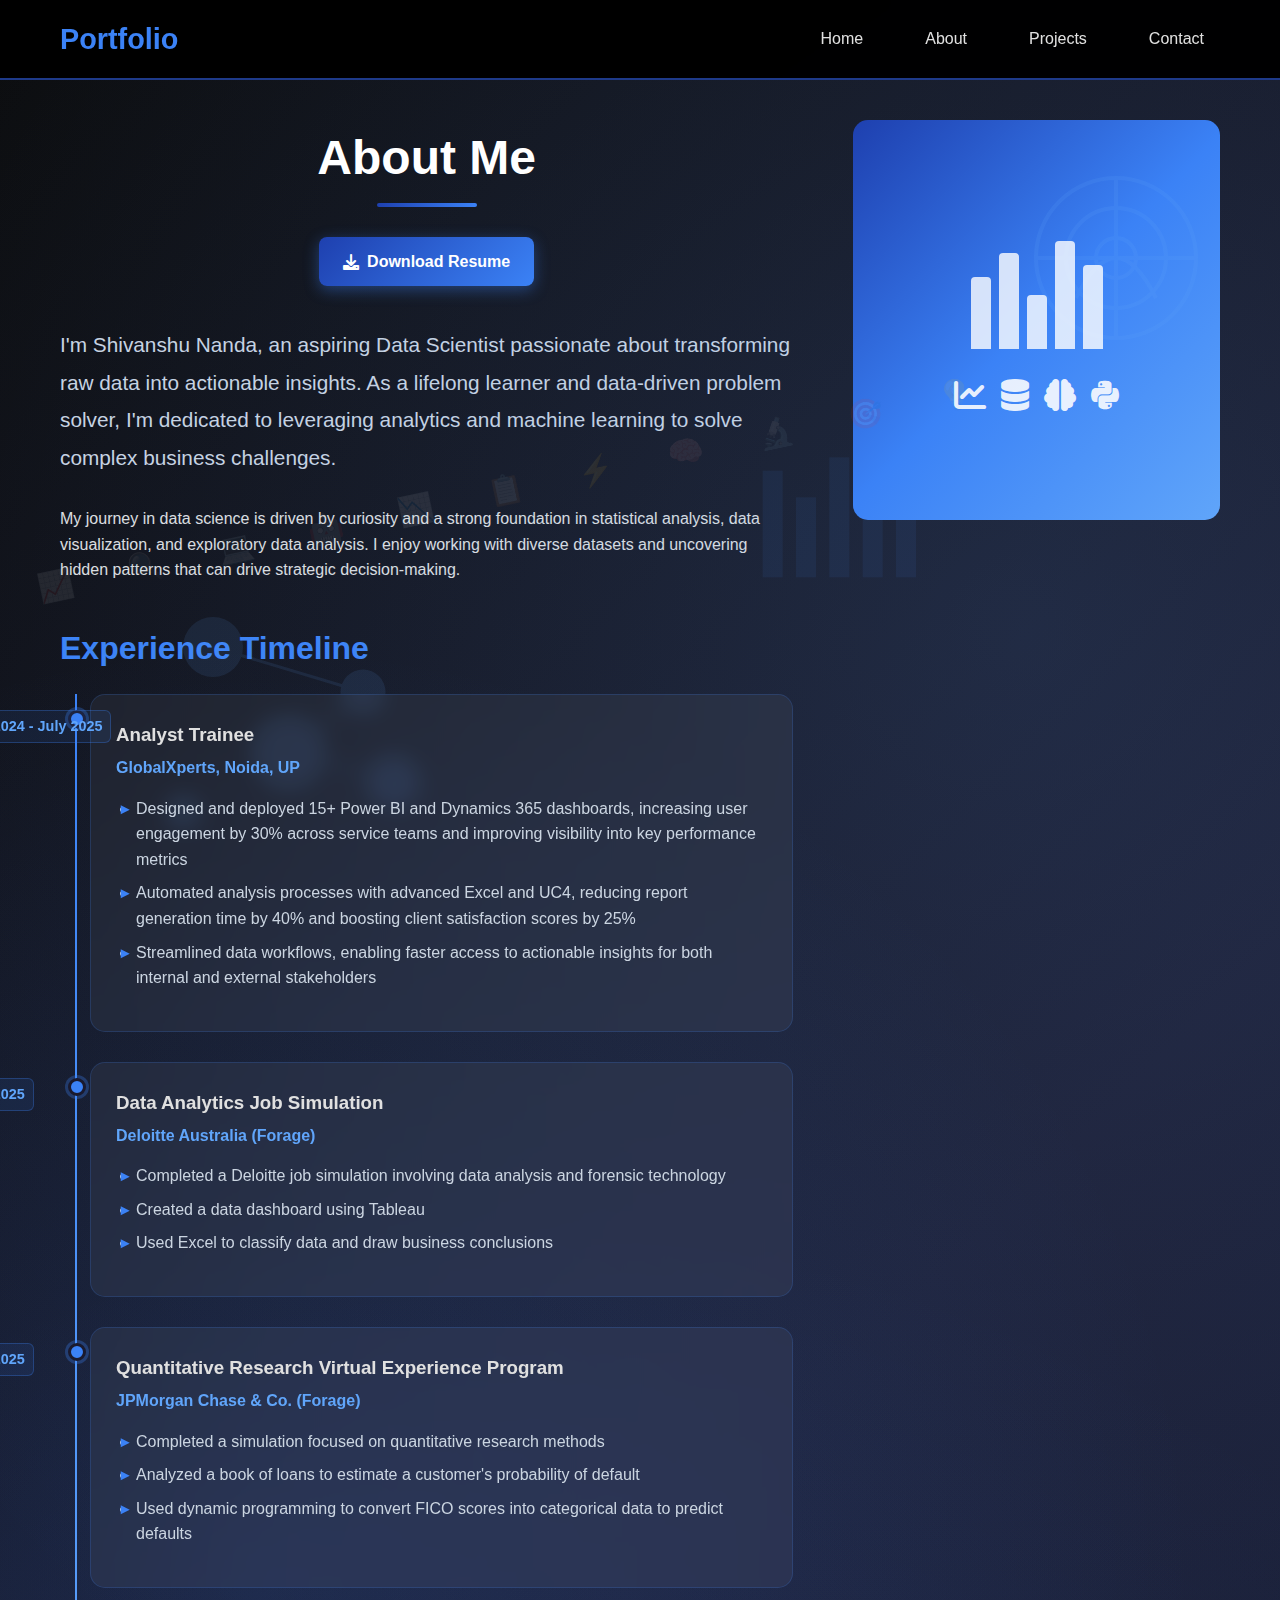
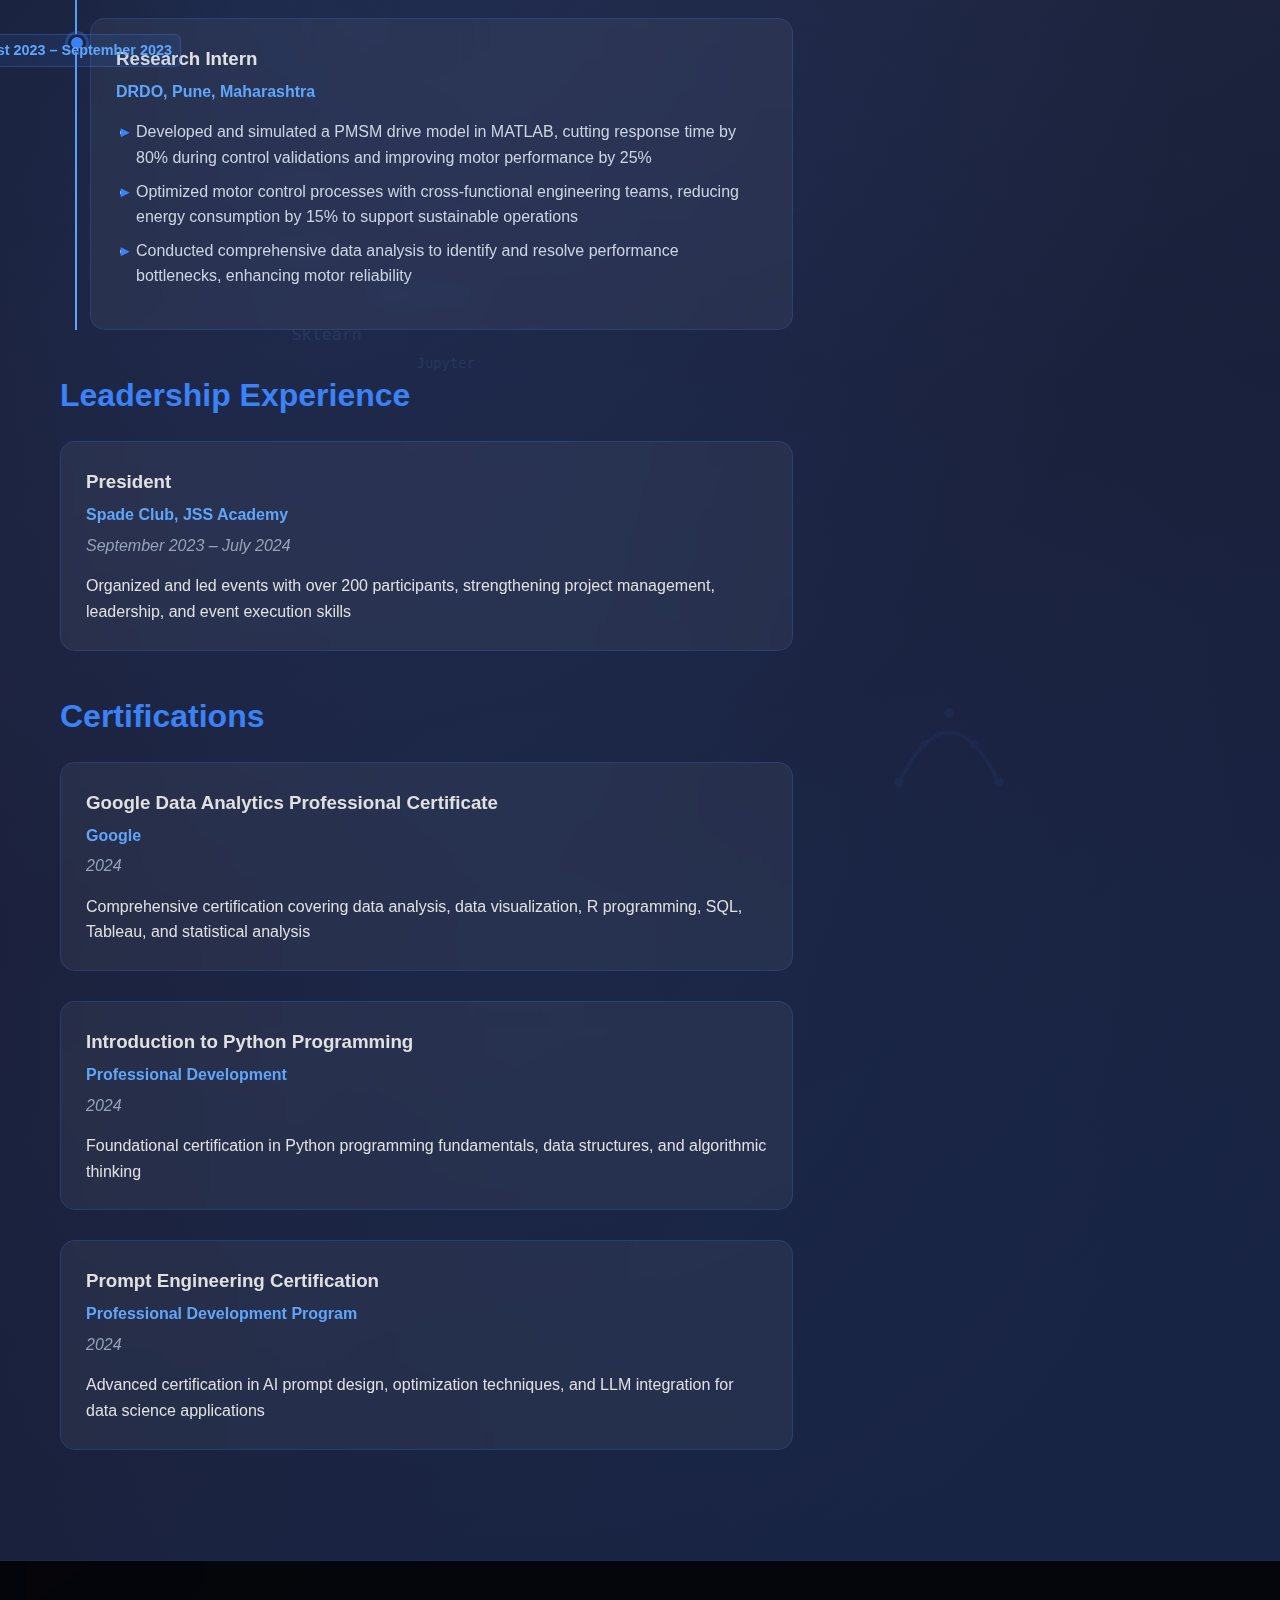
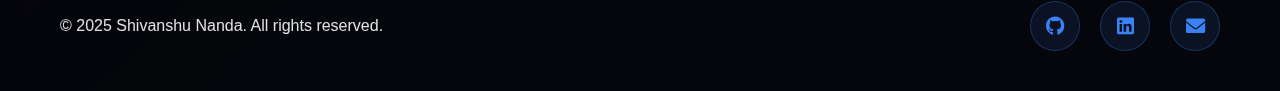
<file: about.html>
<!DOCTYPE html>
<html lang="en">
<head>
    <meta charset="UTF-8">
    <meta name="viewport" content="width=device-width, initial-scale=1.0">
    <title>About - Personal Portfolio</title>
    <link rel="stylesheet" href="style.css">
    <link href="https://cdnjs.cloudflare.com/ajax/libs/font-awesome/6.0.0/css/all.min.css" rel="stylesheet">
</head>
<body>
    <nav class="navbar">
        <div class="nav-container">
            <div class="nav-logo">
                <a href="index.html">Portfolio</a>
            </div>
            <div class="nav-menu">
                <a href="index.html" class="nav-link">Home</a>
                <a href="about.html" class="nav-link">About</a>
                <a href="projects.html" class="nav-link">Projects</a>
                <a href="contact.html" class="nav-link">Contact</a>
            </div>
        </div>
    </nav>

    <main>
        <section class="about">
            <div class="container">
                <div class="about-content">
                    <div class="about-text">
                        <h1 class="page-title">About Me</h1>
                        <div class="resume-download">
                            <a href="Shivanshu_Nanda_Resume.pdf" class="btn btn-primary" target="_blank">
                                <i class="fas fa-download"></i> Download Resume
                            </a>
                        </div>
                        <p class="about-description">
                            I'm Shivanshu Nanda, an aspiring Data Scientist passionate about transforming raw data into actionable insights. As a lifelong learner and data-driven problem solver, I'm dedicated to leveraging analytics and machine learning to solve complex business challenges.
                        </p>
                        <p>
                            My journey in data science is driven by curiosity and a strong foundation in statistical analysis, data visualization, and exploratory data analysis. I enjoy working with diverse datasets and uncovering hidden patterns that can drive strategic decision-making.
                        </p>
                        
                        <h2>Experience Timeline</h2>
                        <div class="timeline">
                            <div class="experience-item timeline-item">
                                <div class="timeline-date">July 2024 - July 2025</div>
                                <h3>Analyst Trainee</h3>
                                <p class="company">GlobalXperts, Noida, UP</p>
                                <ul>
                                    <li>Designed and deployed 15+ Power BI and Dynamics 365 dashboards, increasing user engagement by 30% across service teams and improving visibility into key performance metrics</li>
                                    <li>Automated analysis processes with advanced Excel and UC4, reducing report generation time by 40% and boosting client satisfaction scores by 25%</li>
                                    <li>Streamlined data workflows, enabling faster access to actionable insights for both internal and external stakeholders</li>
                                </ul>
                            </div>

                            <div class="experience-item timeline-item">
                                <div class="timeline-date">July 2025</div>
                                <h3>Data Analytics Job Simulation</h3>
                                <p class="company">Deloitte Australia (Forage)</p>
                                <ul>
                                    <li>Completed a Deloitte job simulation involving data analysis and forensic technology</li>
                                    <li>Created a data dashboard using Tableau</li>
                                    <li>Used Excel to classify data and draw business conclusions</li>
                                </ul>
                            </div>

                            <div class="experience-item timeline-item">
                                <div class="timeline-date">July 2025</div>
                                <h3>Quantitative Research Virtual Experience Program</h3>
                                <p class="company">JPMorgan Chase & Co. (Forage)</p>
                                <ul>
                                    <li>Completed a simulation focused on quantitative research methods</li>
                                    <li>Analyzed a book of loans to estimate a customer's probability of default</li>
                                    <li>Used dynamic programming to convert FICO scores into categorical data to predict defaults</li>
                                </ul>
                            </div>
                            
                            <div class="experience-item timeline-item">
                                <div class="timeline-date">August 2023 – September 2023</div>
                                <h3>Research Intern</h3>
                                <p class="company">DRDO, Pune, Maharashtra</p>
                                <ul>
                                    <li>Developed and simulated a PMSM drive model in MATLAB, cutting response time by 80% during control validations and improving motor performance by 25%</li>
                                    <li>Optimized motor control processes with cross-functional engineering teams, reducing energy consumption by 15% to support sustainable operations</li>
                                    <li>Conducted comprehensive data analysis to identify and resolve performance bottlenecks, enhancing motor reliability</li>
                                </ul>
                            </div>
                        </div>

                        <h2>Leadership Experience</h2>
                        <div class="education-item">
                            <h3>President</h3>
                            <p class="institution">Spade Club, JSS Academy</p>
                            <p class="duration">September 2023 – July 2024</p>
                            <p>Organized and led events with over 200 participants, strengthening project management, leadership, and event execution skills</p>
                        </div>
                        
                        <h2>Certifications</h2>
                        <div class="education-item">
                            <h3>Google Data Analytics Professional Certificate</h3>
                            <p class="institution">Google</p>
                            <p class="duration">2024</p>
                            <p>Comprehensive certification covering data analysis, data visualization, R programming, SQL, Tableau, and statistical analysis</p>
                        </div>

                        <div class="education-item">
                            <h3>Introduction to Python Programming</h3>
                            <p class="institution">Professional Development</p>
                            <p class="duration">2024</p>
                            <p>Foundational certification in Python programming fundamentals, data structures, and algorithmic thinking</p>
                        </div>

                        <div class="education-item">
                            <h3>Prompt Engineering Certification</h3>
                            <p class="institution">Professional Development Program</p>
                            <p class="duration">2024</p>
                            <p>Advanced certification in AI prompt design, optimization techniques, and LLM integration for data science applications</p>
                        </div>
                        
                    </div>
                    <div class="about-image">
                        <div class="about-img">
                            <div class="data-science-visual">
                                <div class="chart-container">
                                    <div class="chart-bar" style="height: 60%"></div>
                                    <div class="chart-bar" style="height: 80%"></div>
                                    <div class="chart-bar" style="height: 45%"></div>
                                    <div class="chart-bar" style="height: 90%"></div>
                                    <div class="chart-bar" style="height: 70%"></div>
                                </div>
                                <div class="data-icons">
                                    <i class="fas fa-chart-line"></i>
                                    <i class="fas fa-database"></i>
                                    <i class="fas fa-brain"></i>
                                    <i class="fab fa-python"></i>
                                </div>
                            </div>
                        </div>
                    </div>
                </div>
            </div>
        </section>
    </main>

    <footer class="footer">
        <div class="footer-content">
            <p>&copy; 2025 Shivanshu Nanda. All rights reserved.</p>
            <div class="social-links">
                <a href="https://github.com/Shivanshu-Nanda" class="social-link" target="_blank"><i class="fab fa-github"></i></a>
                <a href="https://www.linkedin.com/in/shivanshu-nanda-0296a0203/" class="social-link" target="_blank"><i class="fab fa-linkedin"></i></a>
                <a href="mailto:shivnanda47@gmail.com" class="social-link"><i class="fas fa-envelope"></i></a>
            </div>
        </div>
    </footer>
</body>
</html>
</file>
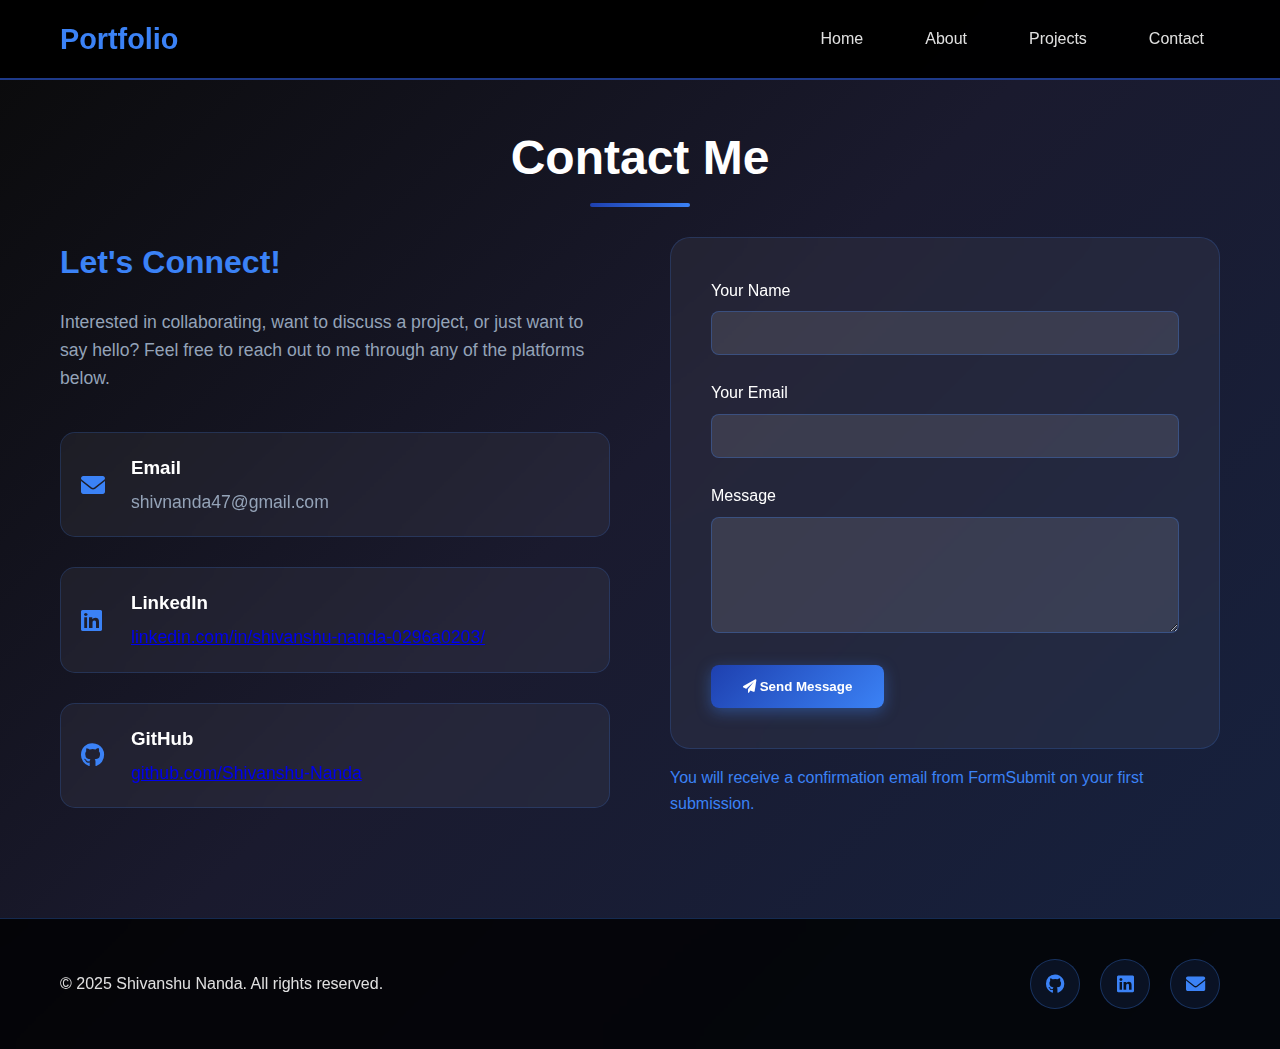
<file: contact.html>
<!DOCTYPE html>
<html lang="en">
<head>
    <meta charset="UTF-8">
    <meta name="viewport" content="width=device-width, initial-scale=1.0">
    <title>Contact - Shivanshu Nanda</title>
    <link rel="stylesheet" href="style.css">
    <link href="https://cdnjs.cloudflare.com/ajax/libs/font-awesome/6.0.0/css/all.min.css" rel="stylesheet">
</head>
<body>
    <nav class="navbar">
        <div class="nav-container">
            <div class="nav-logo">
                <a href="index.html">Portfolio</a>
            </div>
            <div class="nav-menu">
                <a href="index.html" class="nav-link">Home</a>
                <a href="about.html" class="nav-link">About</a>
                <a href="projects.html" class="nav-link">Projects</a>
                <a href="contact.html" class="nav-link">Contact</a>
            </div>
        </div>
    </nav>

    <main>
        <section class="contact">
            <div class="container">
                <h1 class="page-title">Contact Me</h1>
                <div class="contact-content">
                    <div class="contact-info">
                        <h2>Let's Connect!</h2>
                        <p>Interested in collaborating, want to discuss a project, or just want to say hello? Feel free to reach out to me through any of the platforms below.</p>
                        <div class="contact-item">
                            <i class="fas fa-envelope"></i>
                            <div>
                                <h3>Email</h3>
                                <p>shivnanda47@gmail.com</p>
                            </div>
                        </div>
                        <div class="contact-item">
                            <i class="fab fa-linkedin"></i>
                            <div>
                                <h3>LinkedIn</h3>
                                <p>
                                    <a href="https://www.linkedin.com/in/shivanshu-nanda-0296a0203/" target="_blank">linkedin.com/in/shivanshu-nanda-0296a0203/</a>
                                </p>
                            </div>
                        </div>
                        <div class="contact-item">
                            <i class="fab fa-github"></i>
                            <div>
                                <h3>GitHub</h3>
                                <p>
                                    <a href="https://github.com/Shivanshu-Nanda" target="_blank">github.com/Shivanshu-Nanda</a>
                                </p>
                            </div>
                        </div>
                    </div>
                    <div>
                        <form class="contact-form" action="https://formsubmit.co/shivnanda47@gmail.com" method="POST">
                            <div class="form-group">
                                <label for="name">Your Name</label>
                                <input type="text" id="name" name="name" required>
                            </div>
                            <div class="form-group">
                                <label for="email">Your Email</label>
                                <input type="email" id="email" name="email" required>
                            </div>
                            <div class="form-group">
                                <label for="message">Message</label>
                                <textarea id="message" name="message" rows="5" required></textarea>
                            </div>
                            <button class="btn btn-primary" type="submit">
                                <i class="fas fa-paper-plane"></i> Send Message
                            </button>
                        </form>
                        <p style="margin-top:1em; color:#3b82f6;">You will receive a confirmation email from FormSubmit on your first submission.</p>
                    </div>
                </div>
            </div>
        </section>
    </main>

    <footer class="footer">
        <div class="footer-content">
            <p>&copy; 2025 Shivanshu Nanda. All rights reserved.</p>
            <div class="social-links">
                <a href="https://github.com/Shivanshu-Nanda" class="social-link" target="_blank"><i class="fab fa-github"></i></a>
                <a href="https://www.linkedin.com/in/shivanshu-nanda-0296a0203/" class="social-link" target="_blank"><i class="fab fa-linkedin"></i></a>
                <a href="mailto:shivnanda47@gmail.com" class="social-link"><i class="fas fa-envelope"></i></a>
            </div>
        </div>
    </footer>
</body>
</html>
</file>
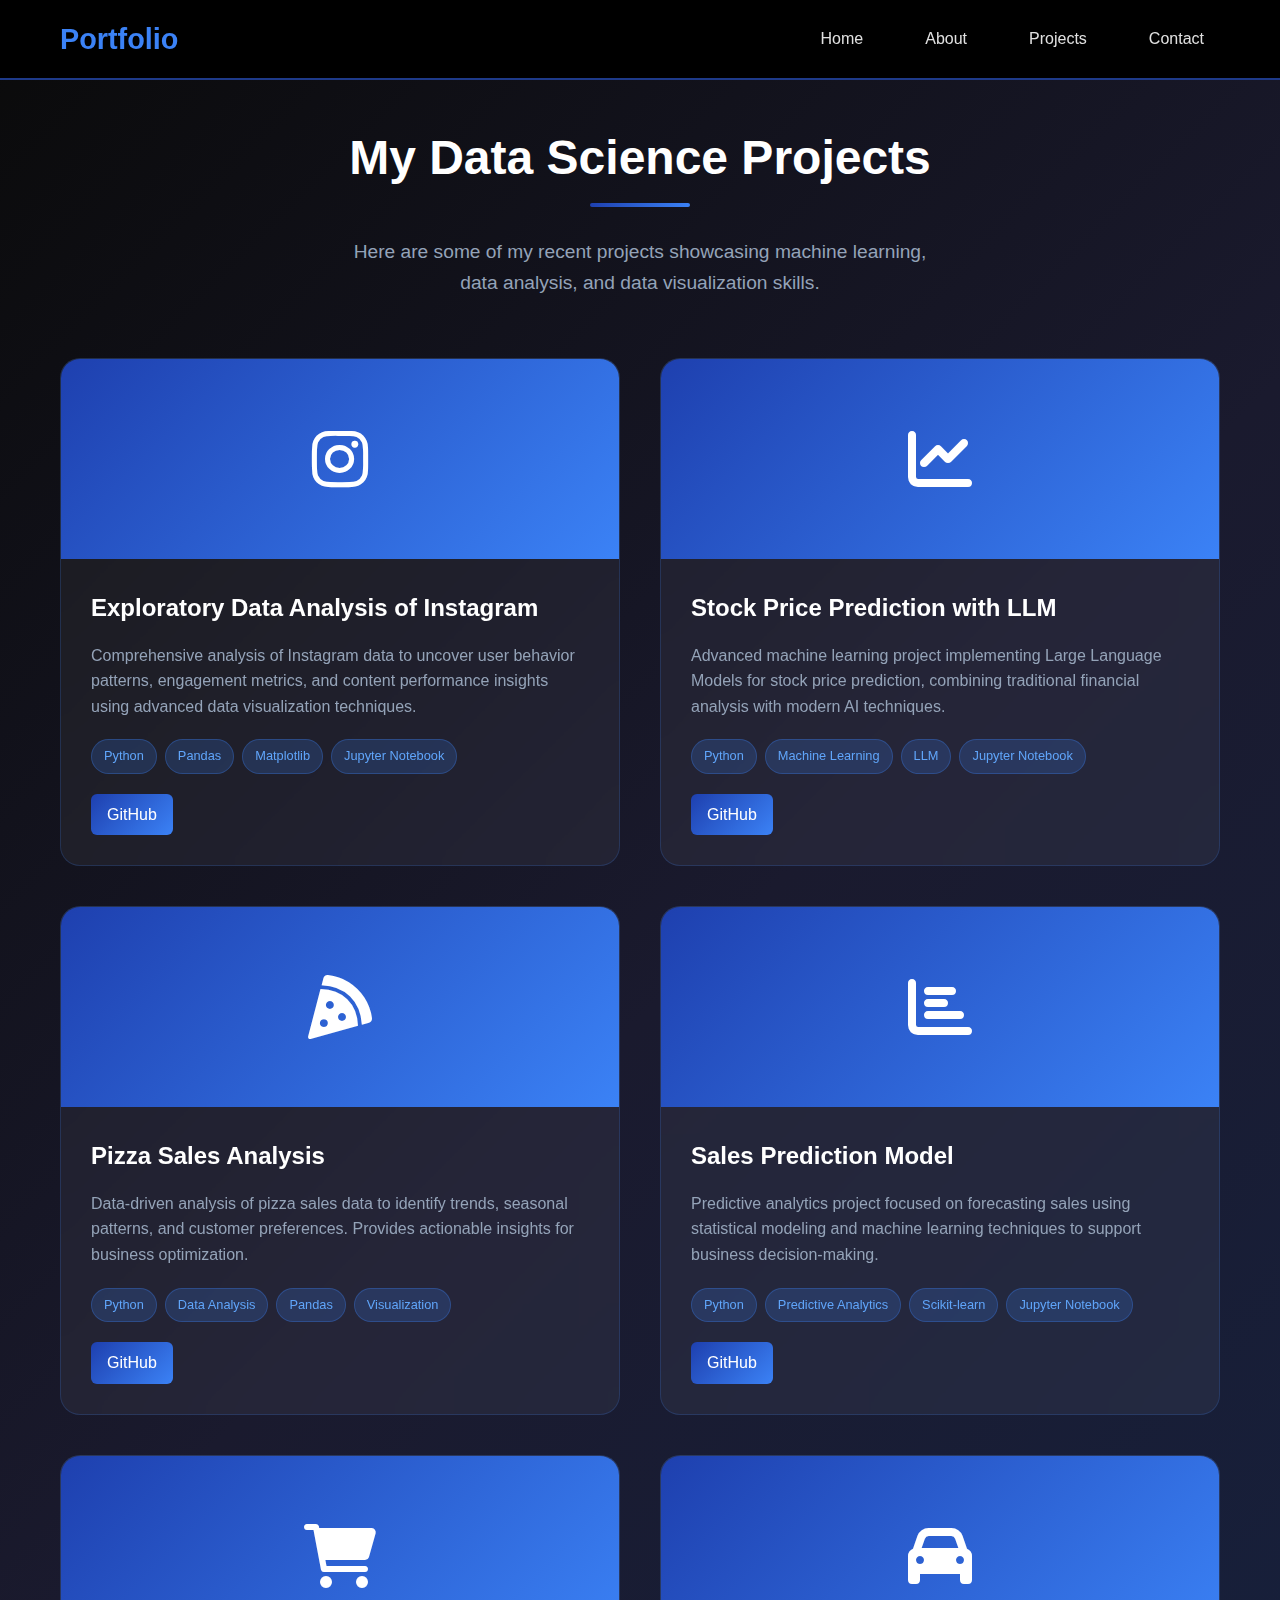
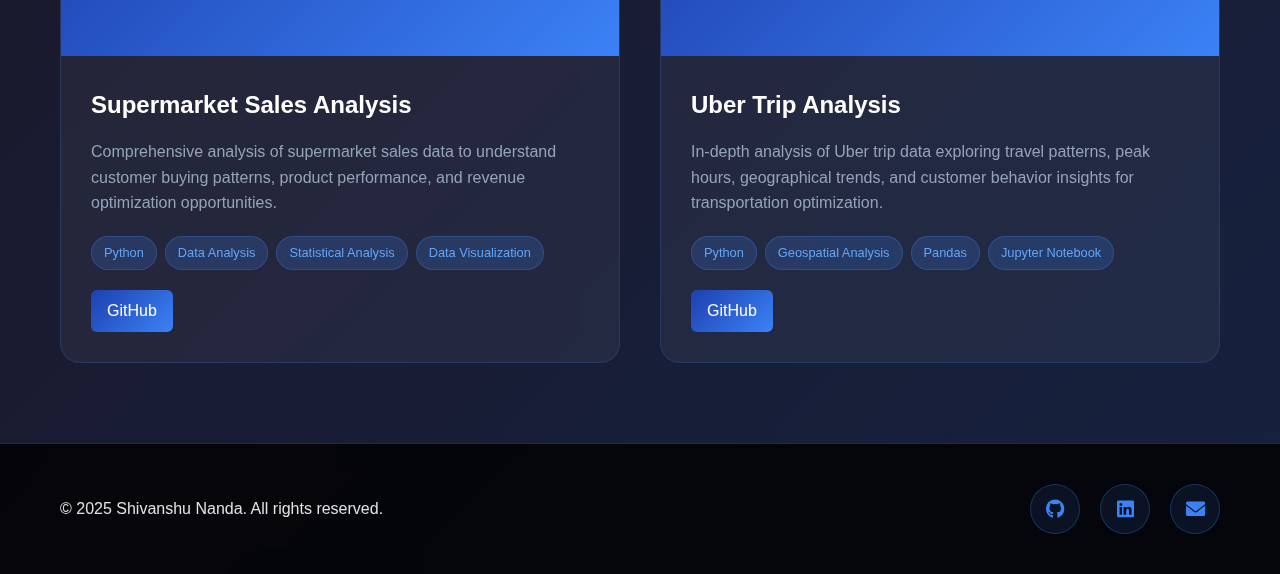
<file: projects.html>
<!DOCTYPE html>
<html lang="en">
<head>
    <meta charset="UTF-8">
    <meta name="viewport" content="width=device-width, initial-scale=1.0">
    <title>Projects - Shivanshu Nanda</title>
    <link rel="stylesheet" href="style.css">
    <link href="https://cdnjs.cloudflare.com/ajax/libs/font-awesome/6.0.0/css/all.min.css" rel="stylesheet">
</head>
<body>
    <nav class="navbar">
        <div class="nav-container">
            <div class="nav-logo">
                <a href="index.html">Portfolio</a>
            </div>
            <div class="nav-menu">
                <a href="index.html" class="nav-link">Home</a>
                <a href="about.html" class="nav-link">About</a>
                <a href="projects.html" class="nav-link">Projects</a>
                <a href="contact.html" class="nav-link">Contact</a>
            </div>
        </div>
    </nav>

    <main>
        <section class="projects">
            <div class="container">
                <h1 class="page-title">My Data Science Projects</h1>
                <p class="projects-intro">Here are some of my recent projects showcasing machine learning, data analysis, and data visualization skills.</p>

                <div class="projects-grid">
                    <div class="project-card">
                        <div class="project-image">
                            <i class="fab fa-instagram project-icon"></i>
                        </div>
                        <div class="project-content">
                            <h3>Exploratory Data Analysis of Instagram</h3>
                            <p>Comprehensive analysis of Instagram data to uncover user behavior patterns, engagement metrics, and content performance insights using advanced data visualization techniques.</p>
                            <div class="project-tech">
                                <span class="tech-tag">Python</span>
                                <span class="tech-tag">Pandas</span>
                                <span class="tech-tag">Matplotlib</span>
                                <span class="tech-tag">Jupyter Notebook</span>
                            </div>
                            <div class="project-links">
                                <a href="https://github.com/Shivanshu-Nanda/Exploratory-Data-Analysis-of-instagram" class="project-link" target="_blank">GitHub</a>
                            </div>
                        </div>
                    </div>

                    <div class="project-card">
                        <div class="project-image">
                            <i class="fas fa-chart-line project-icon"></i>
                        </div>
                        <div class="project-content">
                            <h3>Stock Price Prediction with LLM</h3>
                            <p>Advanced machine learning project implementing Large Language Models for stock price prediction, combining traditional financial analysis with modern AI techniques.</p>
                            <div class="project-tech">
                                <span class="tech-tag">Python</span>
                                <span class="tech-tag">Machine Learning</span>
                                <span class="tech-tag">LLM</span>
                                <span class="tech-tag">Jupyter Notebook</span>
                            </div>
                            <div class="project-links">
                                <a href="https://github.com/Shivanshu-Nanda/Stock-Price-Prediction-with-LLM" class="project-link" target="_blank">GitHub</a>
                            </div>
                        </div>
                    </div>

                    <div class="project-card">
                        <div class="project-image">
                            <i class="fas fa-pizza-slice project-icon"></i>
                        </div>
                        <div class="project-content">
                            <h3>Pizza Sales Analysis</h3>
                            <p>Data-driven analysis of pizza sales data to identify trends, seasonal patterns, and customer preferences. Provides actionable insights for business optimization.</p>
                            <div class="project-tech">
                                <span class="tech-tag">Python</span>
                                <span class="tech-tag">Data Analysis</span>
                                <span class="tech-tag">Pandas</span>
                                <span class="tech-tag">Visualization</span>
                            </div>
                            <div class="project-links">
                                <a href="https://github.com/Shivanshu-Nanda/Pizza-Sales" class="project-link" target="_blank">GitHub</a>
                            </div>
                        </div>
                    </div>

                    <div class="project-card">
                        <div class="project-image">
                            <i class="fas fa-chart-bar project-icon"></i>
                        </div>
                        <div class="project-content">
                            <h3>Sales Prediction Model</h3>
                            <p>Predictive analytics project focused on forecasting sales using statistical modeling and machine learning techniques to support business decision-making.</p>
                            <div class="project-tech">
                                <span class="tech-tag">Python</span>
                                <span class="tech-tag">Predictive Analytics</span>
                                <span class="tech-tag">Scikit-learn</span>
                                <span class="tech-tag">Jupyter Notebook</span>
                            </div>
                            <div class="project-links">
                                <a href="https://github.com/Shivanshu-Nanda/Sales-prediction-" class="project-link" target="_blank">GitHub</a>
                            </div>
                        </div>
                    </div>

                    <div class="project-card">
                        <div class="project-image">
                            <i class="fas fa-shopping-cart project-icon"></i>
                        </div>
                        <div class="project-content">
                            <h3>Supermarket Sales Analysis</h3>
                            <p>Comprehensive analysis of supermarket sales data to understand customer buying patterns, product performance, and revenue optimization opportunities.</p>
                            <div class="project-tech">
                                <span class="tech-tag">Python</span>
                                <span class="tech-tag">Data Analysis</span>
                                <span class="tech-tag">Statistical Analysis</span>
                                <span class="tech-tag">Data Visualization</span>
                            </div>
                            <div class="project-links">
                                <a href="https://github.com/Shivanshu-Nanda/Supermarket-Sales-Analysis" class="project-link" target="_blank">GitHub</a>
                            </div>
                        </div>
                    </div>

                    <div class="project-card">
                        <div class="project-image">
                            <i class="fas fa-car project-icon"></i>
                        </div>
                        <div class="project-content">
                            <h3>Uber Trip Analysis</h3>
                            <p>In-depth analysis of Uber trip data exploring travel patterns, peak hours, geographical trends, and customer behavior insights for transportation optimization.</p>
                            <div class="project-tech">
                                <span class="tech-tag">Python</span>
                                <span class="tech-tag">Geospatial Analysis</span>
                                <span class="tech-tag">Pandas</span>
                                <span class="tech-tag">Jupyter Notebook</span>
                            </div>
                            <div class="project-links">
                                <a href="https://github.com/Shivanshu-Nanda/Uber-Trip-Analysis" class="project-link" target="_blank">GitHub</a>
                            </div>
                        </div>
                    </div>

                </div>
            </div>
        </section>
    </main>

    <footer class="footer">
        <div class="footer-content">
            <p>&copy; 2025 Shivanshu Nanda. All rights reserved.</p>
            <div class="social-links">
                <a href="https://github.com/Shivanshu-Nanda" class="social-link" target="_blank"><i class="fab fa-github"></i></a>
                <a href="https://www.linkedin.com/in/shivanshu-nanda-0296a0203/" class="social-link" target="_blank"><i class="fab fa-linkedin"></i></a>
                <a href="mailto:shivnanda47@gmail.com" class="social-link"><i class="fas fa-envelope"></i></a>
            </div>
        </div>
    </footer>
</body>
</html>
</file>
<file: style.css>
/* Global Styles */
* {
    margin: 0;
    padding: 0;
    box-sizing: border-box;
}

body {
    font-family: 'Segoe UI', Tahoma, Geneva, Verdana, sans-serif;
    line-height: 1.6;
    color: #e0e0e0;
    background: linear-gradient(135deg, #0a0a0a 0%, #1a1a2e 50%, #16213e 100%);
    min-height: 100vh;
}

.container {
    max-width: 1200px;
    margin: 0 auto;
    padding: 0 20px;
}

/* Navigation */
.navbar {
    background: rgba(0, 0, 0, 0.95);
    backdrop-filter: blur(10px);
    padding: 1rem 0;
    position: fixed;
    top: 0;
    width: 100%;
    z-index: 1000;
    border-bottom: 2px solid #1e3a8a;
    transition: all 0.3s ease;
}

.navbar:hover {
    background: rgba(0, 0, 0, 0.98);
}

.nav-container {
    max-width: 1200px;
    margin: 0 auto;
    display: flex;
    justify-content: space-between;
    align-items: center;
    padding: 0 20px;
}

.nav-logo a {
    font-size: 1.8rem;
    font-weight: bold;
    color: #3b82f6;
    text-decoration: none;
    transition: color 0.3s ease;
}

.nav-logo a:hover {
    color: #60a5fa;
}

.nav-menu {
    display: flex;
    gap: 30px;
}

.nav-link {
    color: #e0e0e0;
    text-decoration: none;
    font-weight: 500;
    transition: all 0.3s ease;
    padding: 8px 16px;
    border-radius: 6px;
    position: relative;
}

.nav-link:hover {
    color: #3b82f6;
    background: rgba(59, 130, 246, 0.1);
    transform: translateY(-2px);
}

.nav-link::after {
    content: '';
    position: absolute;
    bottom: -2px;
    left: 50%;
    width: 0;
    height: 2px;
    background: #3b82f6;
    transition: all 0.3s ease;
    transform: translateX(-50%);
}

.nav-link:hover::after {
    width: 100%;
}

/* Hero Section */
.hero {
    display: flex;
    align-items: center;
    min-height: 100vh;
    padding: 120px 20px 80px;
    gap: 60px;
    background: linear-gradient(135deg, #0a0a0a 0%, #1a1a2e 50%, #16213e 100%);
}

.hero-content {
    flex: 1;
}

.hero-title {
    font-size: 3.5rem;
    font-weight: bold;
    margin-bottom: 20px;
    color: #ffffff;
    animation: fadeInUp 1s ease;
}

.highlight {
    color: #3b82f6;
    background: linear-gradient(45deg, #3b82f6, #60a5fa);
    -webkit-background-clip: text;
    -webkit-text-fill-color: transparent;
    background-clip: text;
}

.hero-subtitle {
    font-size: 1.8rem;
    color: #94a3b8;
    margin-bottom: 30px;
    animation: fadeInUp 1s ease 0.2s both;
}

.hero-description {
    font-size: 1.2rem;
    color: #cbd5e1;
    margin-bottom: 40px;
    line-height: 1.8;
    animation: fadeInUp 1s ease 0.4s both;
}

.hero-buttons {
    display: flex;
    gap: 20px;
    animation: fadeInUp 1s ease 0.6s both;
}

.btn {
    padding: 14px 32px;
    border-radius: 8px;
    text-decoration: none;
    font-weight: 600;
    transition: all 0.3s ease;
    border: none;
    cursor: pointer;
    position: relative;
    overflow: hidden;
}

.btn::before {
    content: '';
    position: absolute;
    top: 0;
    left: -100%;
    width: 100%;
    height: 100%;
    background: linear-gradient(90deg, transparent, rgba(255,255,255,0.2), transparent);
    transition: left 0.5s;
}

.btn:hover::before {
    left: 100%;
}

.btn-primary {
    background: linear-gradient(135deg, #1e40af, #3b82f6);
    color: white;
    box-shadow: 0 4px 15px rgba(59, 130, 246, 0.4);
}

.btn-primary:hover {
    background: linear-gradient(135deg, #1e3a8a, #2563eb);
    transform: translateY(-2px);
    box-shadow: 0 8px 25px rgba(59, 130, 246, 0.6);
}

.btn-secondary {
    background: transparent;
    color: #3b82f6;
    border: 2px solid #3b82f6;
}

.btn-secondary:hover {
    background: #3b82f6;
    color: white;
    transform: translateY(-2px);
    box-shadow: 0 8px 25px rgba(59, 130, 246, 0.4);
}

.hero-image {
    flex: 1;
    display: flex;
    justify-content: center;
    animation: fadeInRight 1s ease 0.8s both;
}

.profile-card {
    background: rgba(255, 255, 255, 0.05);
    backdrop-filter: blur(15px);
    padding: 40px;
    border-radius: 20px;
    border: 1px solid rgba(59, 130, 246, 0.3);
    box-shadow: 0 20px 40px rgba(0, 0, 0, 0.3);
    transition: transform 0.3s ease;
}

.profile-card:hover {
    transform: translateY(-10px);
}

.profile-img {
    width: 250px;
    height: 250px;
    border-radius: 50%;
    background: linear-gradient(135deg, #3b82f6, #1e40af);
    border: 4px solid rgba(255, 255, 255, 0.2);
    animation: pulse 3s infinite;
    position: relative;
    overflow: hidden;
}

.data-science-bg {
    position: absolute;
    top: 0;
    left: 0;
    width: 100%;
    height: 100%;
    border-radius: 50%;
}

.floating-charts {
    position: absolute;
    top: 0;
    left: 0;
    width: 100%;
    height: 100%;
}

.chart-element {
    position: absolute;
    color: rgba(255, 255, 255, 0.7);
    font-size: 1.2rem;
    animation: floatAround 8s ease-in-out infinite;
}

.chart-1 {
    top: 15%;
    left: 20%;
    animation-delay: 0s;
}

.chart-2 {
    top: 20%;
    right: 15%;
    animation-delay: 1.3s;
}

.chart-3 {
    bottom: 25%;
    left: 15%;
    animation-delay: 2.6s;
}

.chart-4 {
    bottom: 20%;
    right: 20%;
    animation-delay: 4s;
}

.chart-5 {
    top: 50%;
    left: 10%;
    animation-delay: 5.3s;
}

.chart-6 {
    top: 45%;
    right: 10%;
    animation-delay: 6.6s;
}

@keyframes floatAround {
    0%, 100% {
        transform: translateY(0px) rotate(0deg);
        opacity: 0.7;
    }
    25% {
        transform: translateY(-10px) rotate(90deg);
        opacity: 0.9;
    }
    50% {
        transform: translateY(-5px) rotate(180deg);
        opacity: 0.8;
    }
    75% {
        transform: translateY(-15px) rotate(270deg);
        opacity: 0.6;
    }
}

/* Skills Section */
.skills {
    padding: 100px 0;
    background: rgba(0, 0, 0, 0.3);
    position: relative;
    overflow: hidden;
}

.skills::before {
    content: '';
    position: absolute;
    top: 0;
    left: 0;
    right: 0;
    bottom: 0;
    background-image: 
        url('data:image/svg+xml,<svg xmlns="http://www.w3.org/2000/svg" viewBox="0 0 100 100"><text y="50" font-size="20" fill="%23ffffff" opacity="0.02">Python</text></svg>'),
        url('data:image/svg+xml,<svg xmlns="http://www.w3.org/2000/svg" viewBox="0 0 100 100"><text y="50" font-size="18" fill="%23ffffff" opacity="0.02">Pandas</text></svg>'),
        url('data:image/svg+xml,<svg xmlns="http://www.w3.org/2000/svg" viewBox="0 0 100 100"><text y="50" font-size="16" fill="%23ffffff" opacity="0.02">NumPy</text></svg>');
    background-size: 200px 100px, 180px 90px, 160px 80px;
    background-position: 10% 20%, 80% 70%, 50% 90%;
    background-repeat: no-repeat;
    pointer-events: none;
}

.skills::after {
    content: '';
    position: absolute;
    top: 20%;
    right: 10%;
    width: 100px;
    height: 100px;
    background: radial-gradient(circle, rgba(59, 130, 246, 0.1) 0%, transparent 70%);
    border-radius: 50%;
    animation: pulse 4s ease-in-out infinite;
}

@keyframes pulse {
    0%, 100% { transform: scale(1); opacity: 0.5; }
    50% { transform: scale(1.2); opacity: 0.8; }
}

.section-title {
    text-align: center;
    font-size: 3rem;
    margin-bottom: 60px;
    color: #ffffff;
    position: relative;
}

.section-title::after {
    content: '';
    position: absolute;
    bottom: -10px;
    left: 50%;
    transform: translateX(-50%);
    width: 100px;
    height: 4px;
    background: linear-gradient(90deg, #1e40af, #3b82f6);
    border-radius: 2px;
}

.skills-grid {
    display: grid;
    grid-template-columns: repeat(auto-fit, minmax(300px, 1fr));
    gap: 30px;
}

.skill-item {
    text-align: center;
    padding: 40px 30px;
    border-radius: 15px;
    background: rgba(255, 255, 255, 0.05);
    backdrop-filter: blur(10px);
    border: 1px solid rgba(59, 130, 246, 0.2);
    transition: all 0.3s ease;
    position: relative;
    overflow: hidden;
}

.skill-item::before {
    content: '';
    position: absolute;
    top: 0;
    left: 0;
    right: 0;
    height: 3px;
    background: linear-gradient(90deg, #1e40af, #3b82f6);
    transform: scaleX(0);
    transition: transform 0.3s ease;
}

.skill-item:hover::before {
    transform: scaleX(1);
}

.skill-item:hover {
    transform: translateY(-10px);
    background: rgba(255, 255, 255, 0.08);
    border-color: rgba(59, 130, 246, 0.4);
    box-shadow: 0 20px 40px rgba(59, 130, 246, 0.2);
}

.skill-item i {
    font-size: 3.5rem;
    color: #3b82f6;
    margin-bottom: 20px;
    transition: all 0.3s ease;
}

.skill-item:hover i {
    color: #60a5fa;
    transform: scale(1.1);
}

.skill-item h3 {
    font-size: 1.5rem;
    margin-bottom: 15px;
    color: #ffffff;
}

.skill-item p {
    color: #94a3b8;
    line-height: 1.6;
}

/* Page Styles */
.page-title {
    font-size: 3rem;
    margin-bottom: 40px;
    color: #ffffff;
    text-align: center;
    position: relative;
}

.page-title::after {
    content: '';
    position: absolute;
    bottom: -10px;
    left: 50%;
    transform: translateX(-50%);
    width: 100px;
    height: 4px;
    background: linear-gradient(90deg, #1e40af, #3b82f6);
    border-radius: 2px;
}

/* About Page */
.about {
    padding: 120px 0 80px;
    background: linear-gradient(135deg, #0a0a0a 0%, #1a1a2e 50%, #16213e 100%);
    position: relative;
    overflow: hidden;
}

.resume-download {
    text-align: center;
    margin: 30px 0 40px;
}

.resume-download .btn {
    padding: 12px 24px;
    font-size: 1rem;
    border-radius: 8px;
    text-decoration: none;
    font-weight: 600;
    background: linear-gradient(135deg, #1e40af, #3b82f6);
    color: white;
    box-shadow: 0 4px 15px rgba(59, 130, 246, 0.4);
    transition: all 0.3s ease;
    display: inline-flex;
    align-items: center;
    gap: 8px;
}

.resume-download .btn:hover {
    background: linear-gradient(135deg, #1e3a8a, #2563eb);
    transform: translateY(-2px);
    box-shadow: 0 8px 25px rgba(59, 130, 246, 0.6);
}

.about::before {
    content: '';
    position: absolute;
    top: 0;
    left: 0;
    right: 0;
    bottom: 0;
    background-image: 
        radial-gradient(circle at 20% 50%, rgba(59, 130, 246, 0.1) 0%, transparent 50%),
        radial-gradient(circle at 80% 20%, rgba(96, 165, 250, 0.1) 0%, transparent 50%),
        radial-gradient(circle at 40% 80%, rgba(59, 130, 246, 0.05) 0%, transparent 50%);
    pointer-events: none;
}

.about::after {
    content: '';
    position: absolute;
    top: 5%;
    right: 5%;
    width: 200px;
    height: 200px;
    background-image: 
        url('data:image/svg+xml,<svg xmlns="http://www.w3.org/2000/svg" viewBox="0 0 100 100"><g fill="none" stroke="%2360a5fa" stroke-width="2" opacity="0.15"><circle cx="50" cy="50" r="40"/><circle cx="50" cy="50" r="25"/><circle cx="50" cy="50" r="10"/><line x1="10" y1="50" x2="90" y2="50"/><line x1="50" y1="10" x2="50" y2="90"/><path d="M30,70 Q50,30 70,70"/></g></svg>');
    background-size: contain;
    background-repeat: no-repeat;
    pointer-events: none;
    animation: slowRotate 30s linear infinite;
}

/* Additional floating data science elements */
.about-content::before {
    content: '📊 📈 🔍 💻 🤖 📉 📋 ⚡ 🧠 🔬 🎯 💡';
    position: absolute;
    top: 15%;
    left: -5%;
    font-size: 1.8rem;
    opacity: 0.08;
    transform: rotate(-12deg);
    letter-spacing: 1.5rem;
    pointer-events: none;
    animation: float 25s ease-in-out infinite;
    z-index: 1;
}

@keyframes slowRotate {
    from { transform: rotate(0deg); }
    to { transform: rotate(360deg); }
}

.about::before {
    content: '';
    position: absolute;
    top: 0;
    left: 0;
    right: 0;
    bottom: 0;
    background-image: 
        radial-gradient(circle at 20% 50%, rgba(59, 130, 246, 0.15) 0%, transparent 50%),
        radial-gradient(circle at 80% 20%, rgba(96, 165, 250, 0.15) 0%, transparent 50%),
        radial-gradient(circle at 40% 80%, rgba(59, 130, 246, 0.1) 0%, transparent 50%),
        url('data:image/svg+xml,<svg xmlns="http://www.w3.org/2000/svg" viewBox="0 0 200 200"><g fill="%2360a5fa" opacity="0.1"><circle cx="50" cy="50" r="20"/><circle cx="150" cy="80" r="15"/><circle cx="100" cy="120" r="25"/><circle cx="170" cy="140" r="18"/><circle cx="30" cy="160" r="12"/><line x1="50" y1="50" x2="150" y2="80" stroke="%2360a5fa" stroke-width="2"/><line x1="150" y1="80" x2="100" y2="120" stroke="%2360a5fa" stroke-width="2"/><line x1="100" y1="120" x2="170" y2="140" stroke="%2360a5fa" stroke-width="2"/></g></svg>'),
        url('data:image/svg+xml,<svg xmlns="http://www.w3.org/2000/svg" viewBox="0 0 150 150"><g fill="%233b82f6" opacity="0.08"><rect x="20" y="20" width="15" height="80"/><rect x="45" y="40" width="15" height="60"/><rect x="70" y="10" width="15" height="90"/><rect x="95" y="30" width="15" height="70"/><rect x="120" y="50" width="15" height="50"/></g></svg>'),
        url('data:image/svg+xml,<svg xmlns="http://www.w3.org/2000/svg" viewBox="0 0 180 180"><g fill="%2360a5fa" opacity="0.12"><text x="20" y="30" font-size="14" font-family="monospace">Python</text><text x="120" y="50" font-size="12" font-family="monospace">Pandas</text><text x="30" y="80" font-size="13" font-family="monospace">NumPy</text><text x="100" y="110" font-size="11" font-family="monospace">Matplotlib</text><text x="40" y="140" font-size="12" font-family="monospace">Sklearn</text><text x="130" y="160" font-size="10" font-family="monospace">Jupyter</text></g></svg>'),
        url('data:image/svg+xml,<svg xmlns="http://www.w3.org/2000/svg" viewBox="0 0 120 120"><g fill="%233b82f6" opacity="0.06"><path d="M20,100 Q60,20 100,100" stroke="%233b82f6" stroke-width="3" fill="none"/><circle cx="20" cy="100" r="4"/><circle cx="40" cy="70" r="3"/><circle cx="60" cy="45" r="4"/><circle cx="80" cy="70" r="3"/><circle cx="100" cy="100" r="4"/></g></svg>');
    background-size: 100% 100%, 100% 100%, 100% 100%, 400px 300px, 300px 200px, 350px 250px, 250px 150px;
    background-position: 0% 0%, 0% 0%, 0% 0%, 10% 20%, 70% 15%, 20% 60%, 80% 75%;
    background-repeat: no-repeat;
    pointer-events: none;
}

@keyframes float {
    0%, 100% { transform: rotate(-15deg) translateY(0px); }
    50% { transform: rotate(-15deg) translateY(-20px); }
}

.about-content {
    display: grid;
    grid-template-columns: 2fr 1fr;
    gap: 60px;
    align-items: start;
}

.about-description {
    font-size: 1.3rem;
    color: #cbd5e1;
    margin-bottom: 30px;
    line-height: 1.8;
}

.about h2 {
    color: #3b82f6;
    margin: 40px 0 20px;
    font-size: 2rem;
}

.timeline {
    position: relative;
    padding-left: 30px;
}

.timeline::before {
    content: '';
    position: absolute;
    left: 15px;
    top: 0;
    bottom: 0;
    width: 2px;
    background: linear-gradient(180deg, #3b82f6, #60a5fa);
}

.timeline-item {
    position: relative;
    margin-bottom: 40px;
}

.timeline-item::before {
    content: '';
    position: absolute;
    left: -23px;
    top: 15px;
    width: 12px;
    height: 12px;
    border-radius: 50%;
    background: #3b82f6;
    border: 3px solid #1a1a2e;
    box-shadow: 0 0 0 3px rgba(59, 130, 246, 0.3);
}

.timeline-date {
    position: absolute;
    left: -140px;
    top: 15px;
    color: #60a5fa;
    font-weight: 600;
    font-size: 0.9rem;
    background: rgba(59, 130, 246, 0.1);
    padding: 4px 8px;
    border-radius: 6px;
    border: 1px solid rgba(59, 130, 246, 0.3);
}

.experience-item, .education-item {
    margin-bottom: 30px;
    padding: 25px;
    background: rgba(255, 255, 255, 0.05);
    backdrop-filter: blur(10px);
    border-radius: 15px;
    border: 1px solid rgba(59, 130, 246, 0.2);
    transition: all 0.3s ease;
    position: relative;
}

.experience-item:hover, .education-item:hover {
    transform: translateY(-5px);
    background: rgba(255, 255, 255, 0.08);
    box-shadow: 0 15px 30px rgba(59, 130, 246, 0.2);
}

.experience-item ul, .education-item ul {
    margin: 15px 0;
    padding-left: 20px;
}

.experience-item li, .education-item li {
    color: #cbd5e1;
    margin-bottom: 8px;
    line-height: 1.6;
    position: relative;
}

.experience-item li::before, .education-item li::before {
    content: '▸';
    color: #3b82f6;
    font-weight: bold;
    position: absolute;
    left: -15px;
}

.company {
    color: #60a5fa !important;
    font-weight: 600;
    margin: 5px 0;
}

.duration {
    color: #94a3b8 !important;
    font-style: italic;
    margin-bottom: 15px;
}

.institution {
    color: #60a5fa !important;
    font-weight: 600;
    margin: 5px 0;
}

.company, .institution {
    color: #3b82f6;
    font-weight: 600;
}

.duration {
    color: #94a3b8;
    font-style: italic;
}

.about-img {
    width: 100%;
    height: 400px;
    border-radius: 15px;
    background: linear-gradient(135deg, #1e40af, #3b82f6, #60a5fa);
    animation: pulse 3s infinite;
    display: flex;
    align-items: center;
    justify-content: center;
    position: relative;
    overflow: hidden;
}

.data-science-visual {
    display: flex;
    flex-direction: column;
    align-items: center;
    gap: 30px;
    z-index: 2;
}

.chart-container {
    display: flex;
    align-items: flex-end;
    gap: 8px;
    height: 120px;
}

.chart-bar {
    width: 20px;
    background: rgba(255, 255, 255, 0.8);
    border-radius: 4px 4px 0 0;
    animation: chartGrow 2s ease-out infinite alternate;
}

.chart-bar:nth-child(2) { animation-delay: 0.2s; }
.chart-bar:nth-child(3) { animation-delay: 0.4s; }
.chart-bar:nth-child(4) { animation-delay: 0.6s; }
.chart-bar:nth-child(5) { animation-delay: 0.8s; }

.data-icons {
    display: flex;
    gap: 15px;
}

.data-icons i {
    font-size: 2rem;
    color: rgba(255, 255, 255, 0.9);
    animation: iconFloat 3s ease-in-out infinite;
}

.data-icons i:nth-child(2) { animation-delay: 0.5s; }
.data-icons i:nth-child(3) { animation-delay: 1s; }
.data-icons i:nth-child(4) { animation-delay: 1.5s; }

@keyframes chartGrow {
    0% { transform: scaleY(0.5); }
    100% { transform: scaleY(1); }
}

@keyframes iconFloat {
    0%, 100% { transform: translateY(0px); }
    50% { transform: translateY(-10px); }
}

/* Projects Page */
.projects {
    padding: 120px 0 80px;
    background: linear-gradient(135deg, #0a0a0a 0%, #1a1a2e 50%, #16213e 100%);
}

.projects-intro {
    text-align: center;
    font-size: 1.2rem;
    color: #94a3b8;
    margin-bottom: 60px;
    max-width: 600px;
    margin-left: auto;
    margin-right: auto;
}

.projects-grid {
    display: grid;
    grid-template-columns: repeat(auto-fit, minmax(380px, 1fr));
    gap: 40px;
}

.project-card {
    background: rgba(255, 255, 255, 0.05);
    backdrop-filter: blur(15px);
    border-radius: 20px;
    overflow: hidden;
    border: 1px solid rgba(59, 130, 246, 0.2);
    transition: all 0.4s ease;
    position: relative;
}

.project-card::before {
    content: '';
    position: absolute;
    top: 0;
    left: 0;
    right: 0;
    height: 3px;
    background: linear-gradient(90deg, #1e40af, #3b82f6);
    transform: scaleX(0);
    transition: transform 0.4s ease;
}

.project-card:hover::before {
    transform: scaleX(1);
}

.project-card:hover {
    transform: translateY(-15px);
    background: rgba(255, 255, 255, 0.08);
    border-color: rgba(59, 130, 246, 0.4);
    box-shadow: 0 25px 50px rgba(59, 130, 246, 0.3);
}

.project-image {
    height: 200px;
    background: linear-gradient(135deg, #1e40af, #3b82f6);
    display: flex;
    align-items: center;
    justify-content: center;
    position: relative;
    overflow: hidden;
}

.project-icon {
    font-size: 4rem;
    color: white;
    transition: all 0.3s ease;
}

.project-card:hover .project-icon {
    transform: scale(1.2) rotate(5deg);
}

.project-content {
    padding: 30px;
}

.project-content h3 {
    font-size: 1.5rem;
    margin-bottom: 15px;
    color: #ffffff;
}

.project-content p {
    color: #94a3b8;
    margin-bottom: 20px;
    line-height: 1.6;
}

.project-tech {
    display: flex;
    flex-wrap: wrap;
    gap: 8px;
    margin-bottom: 20px;
}

.tech-tag {
    background: rgba(59, 130, 246, 0.2);
    color: #60a5fa;
    padding: 6px 12px;
    border-radius: 20px;
    font-size: 0.8rem;
    font-weight: 500;
    border: 1px solid rgba(59, 130, 246, 0.3);
    transition: all 0.3s ease;
}

.tech-tag:hover {
    background: rgba(59, 130, 246, 0.3);
    transform: translateY(-2px);
}

.project-links {
    display: flex;
    gap: 15px;
}

.project-link {
    padding: 8px 16px;
    background: linear-gradient(135deg, #1e40af, #3b82f6);
    color: white;
    text-decoration: none;
    border-radius: 6px;
    font-weight: 500;
    transition: all 0.3s ease;
    position: relative;
    overflow: hidden;
}

.project-link::before {
    content: '';
    position: absolute;
    top: 0;
    left: -100%;
    width: 100%;
    height: 100%;
    background: linear-gradient(90deg, transparent, rgba(255,255,255,0.2), transparent);
    transition: left 0.5s;
}

.project-link:hover::before {
    left: 100%;
}

.project-link:hover {
    background: linear-gradient(135deg, #1e3a8a, #2563eb);
    transform: translateY(-2px);
}

/* Contact Page */
.contact {
    padding: 120px 0 80px;
    background: linear-gradient(135deg, #0a0a0a 0%, #1a1a2e 50%, #16213e 100%);
}

.contact-content {
    display: grid;
    grid-template-columns: 1fr 1fr;
    gap: 60px;
}

.contact-info h2 {
    color: #3b82f6;
    margin-bottom: 20px;
    font-size: 2rem;
}

.contact-info p {
    color: #94a3b8;
    margin-bottom: 40px;
    font-size: 1.1rem;
    line-height: 1.6;
}

.contact-item {
    display: flex;
    align-items: center;
    gap: 20px;
    margin-bottom: 30px;
    padding: 20px;
    background: rgba(255, 255, 255, 0.05);
    backdrop-filter: blur(10px);
    border-radius: 15px;
    border: 1px solid rgba(59, 130, 246, 0.2);
    transition: all 0.3s ease;
}

.contact-item:hover {
    transform: translateY(-5px);
    background: rgba(255, 255, 255, 0.08);
    box-shadow: 0 15px 30px rgba(59, 130, 246, 0.2);
}

.contact-item i {
    font-size: 1.5rem;
    color: #3b82f6;
    width: 30px;
}

.contact-item h3 {
    color: #ffffff;
    margin-bottom: 5px;
}

.contact-item p {
    color: #94a3b8;
    margin: 0;
}

.contact-form {
    background: rgba(255, 255, 255, 0.05);
    backdrop-filter: blur(15px);
    padding: 40px;
    border-radius: 20px;
    border: 1px solid rgba(59, 130, 246, 0.2);
}

.form-group {
    margin-bottom: 25px;
}

.form-group label {
    display: block;
    color: #ffffff;
    margin-bottom: 8px;
    font-weight: 500;
}

.form-group input,
.form-group textarea {
    width: 100%;
    padding: 12px 16px;
    background: rgba(255, 255, 255, 0.1);
    border: 1px solid rgba(59, 130, 246, 0.3);
    border-radius: 8px;
    color: #ffffff;
    font-size: 1rem;
    transition: all 0.3s ease;
}

.form-group input:focus,
.form-group textarea:focus {
    outline: none;
    border-color: #3b82f6;
    background: rgba(255, 255, 255, 0.15);
    box-shadow: 0 0 0 3px rgba(59, 130, 246, 0.2);
}

/* Footer */
.footer {
    background: rgba(0, 0, 0, 0.8);
    backdrop-filter: blur(10px);
    padding: 40px 0;
    text-align: center;
    border-top: 1px solid rgba(59, 130, 246, 0.3);
}

.footer-content {
    display: flex;
    justify-content: space-between;
    align-items: center;
    max-width: 1200px;
    margin: 0 auto;
    padding: 0 20px;
}

.social-links {
    display: flex;
    gap: 20px;
}

.social-link {
    display: inline-block;
    width: 50px;
    height: 50px;
    background: rgba(59, 130, 246, 0.1);
    border: 1px solid rgba(59, 130, 246, 0.3);
    border-radius: 50%;
    color: #3b82f6;
    text-decoration: none;
    display: flex;
    align-items: center;
    justify-content: center;
    font-size: 1.2rem;
    transition: all 0.3s ease;
}

.social-link:hover {
    background: #3b82f6;
    color: white;
    transform: translateY(-3px);
    box-shadow: 0 10px 20px rgba(59, 130, 246, 0.4);
}

/* Animations */
@keyframes fadeInUp {
    from {
        opacity: 0;
        transform: translateY(30px);
    }
    to {
        opacity: 1;
        transform: translateY(0);
    }
}

@keyframes fadeInRight {
    from {
        opacity: 0;
        transform: translateX(30px);
    }
    to {
        opacity: 1;
        transform: translateX(0);
    }
}

@keyframes pulse {
    0%, 100% {
        transform: scale(1);
    }
    50% {
        transform: scale(1.05);
    }
}

/* Responsive Design */
@media (max-width: 768px) {
    .hero {
        flex-direction: column;
        text-align: center;
    }

    .hero-title {
        font-size: 2.5rem;
    }

    .about-content,
    .contact-content {
        grid-template-columns: 1fr;
    }

    .timeline {
        padding-left: 0;
    }

    .timeline::before {
        display: none;
    }

    .timeline-item::before {
        display: none;
    }

    .timeline-date {
        position: static;
        display: inline-block;
        margin-bottom: 10px;
    }

    .nav-menu {
        flex-direction: column;
        gap: 15px;
    }

    .projects-grid {
        grid-template-columns: 1fr;
    }

    .skills-grid {
        grid-template-columns: repeat(auto-fit, minmax(250px, 1fr));
    }

    .footer-content {
        flex-direction: column;
        gap: 20px;
    }
}
</file>
